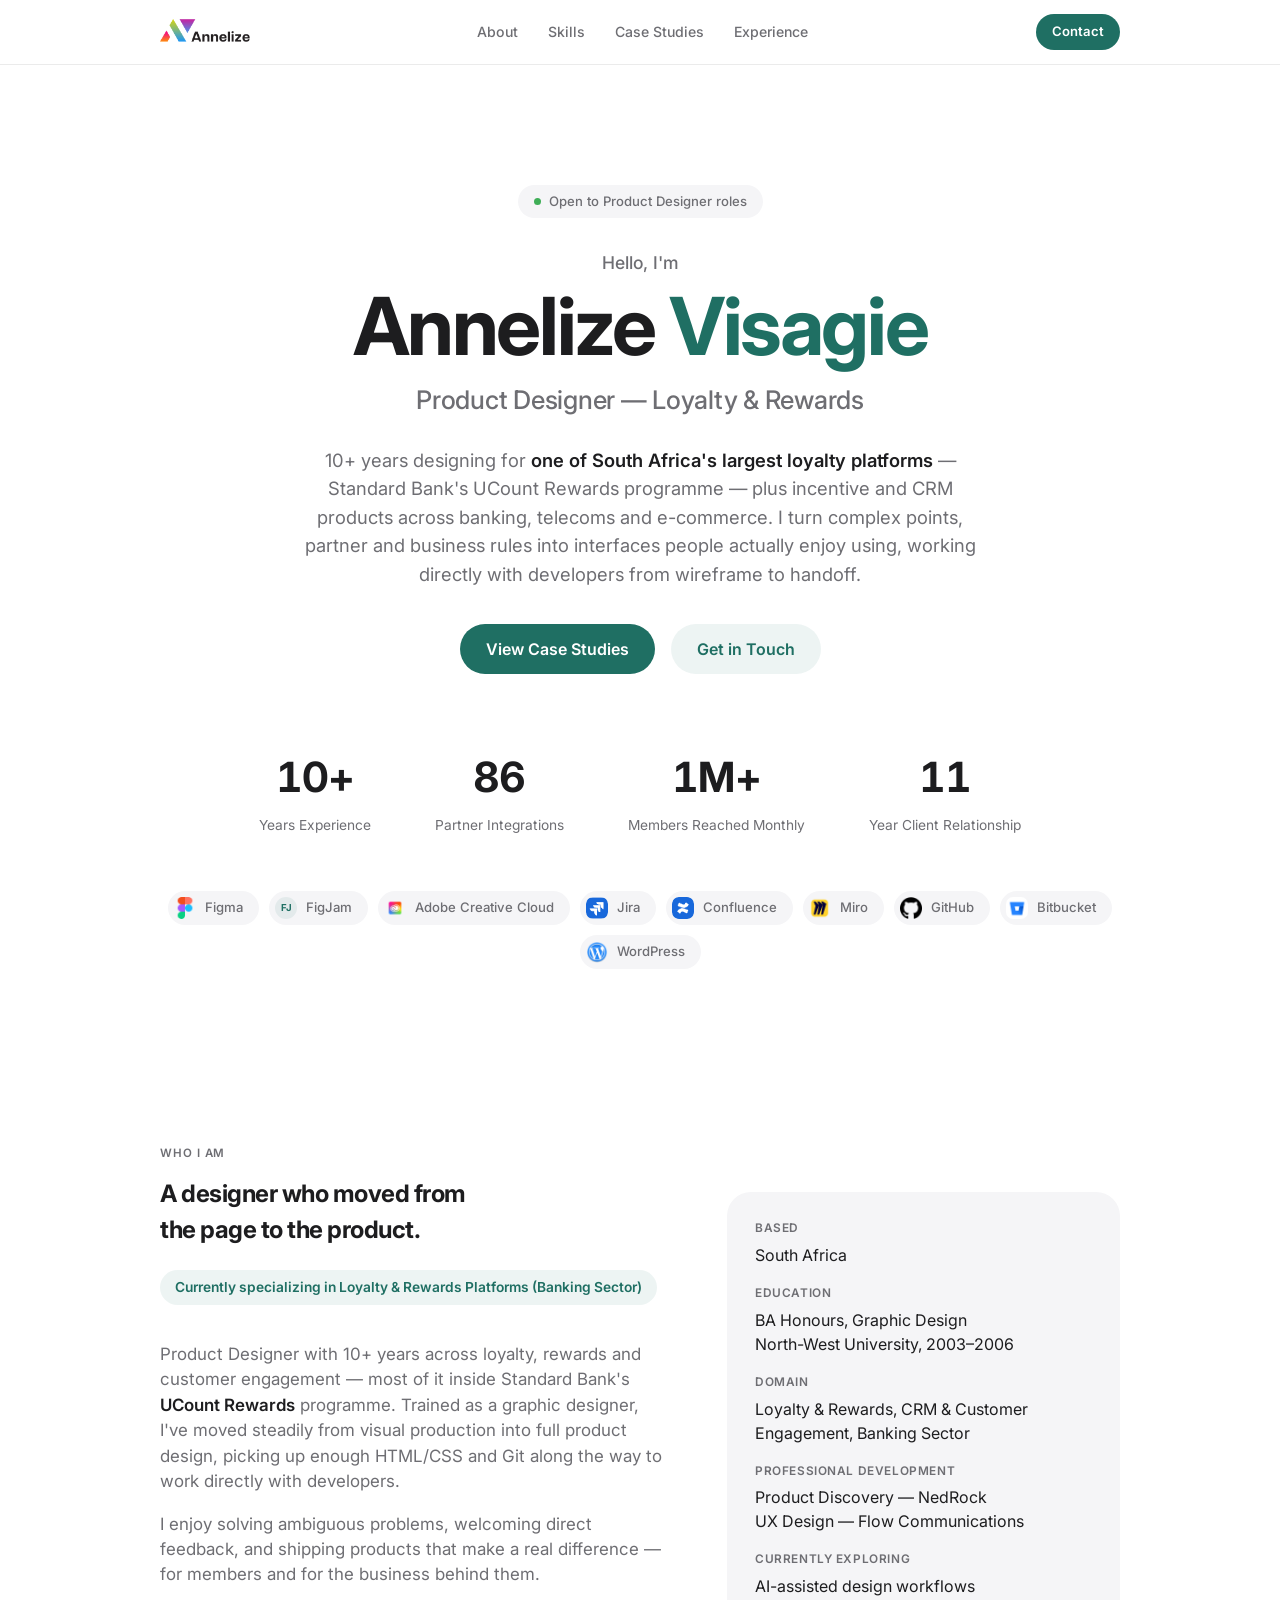
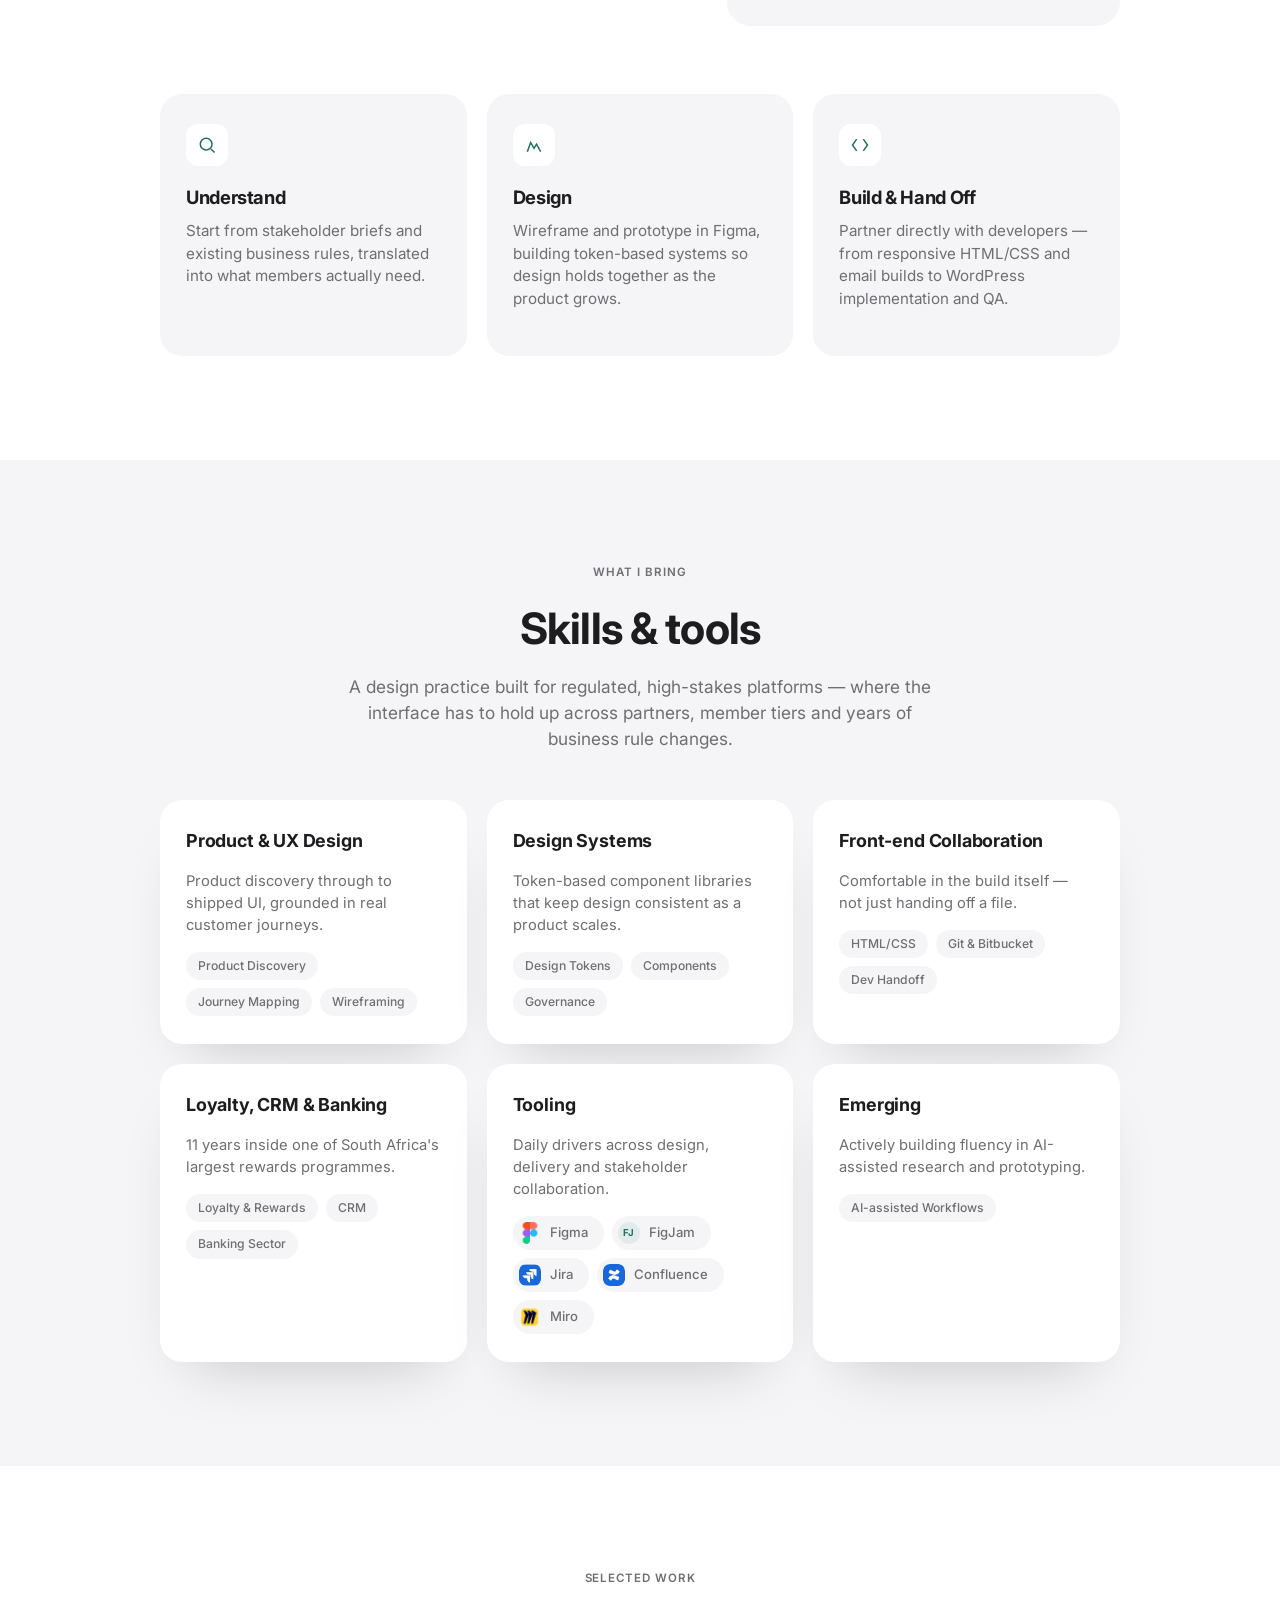
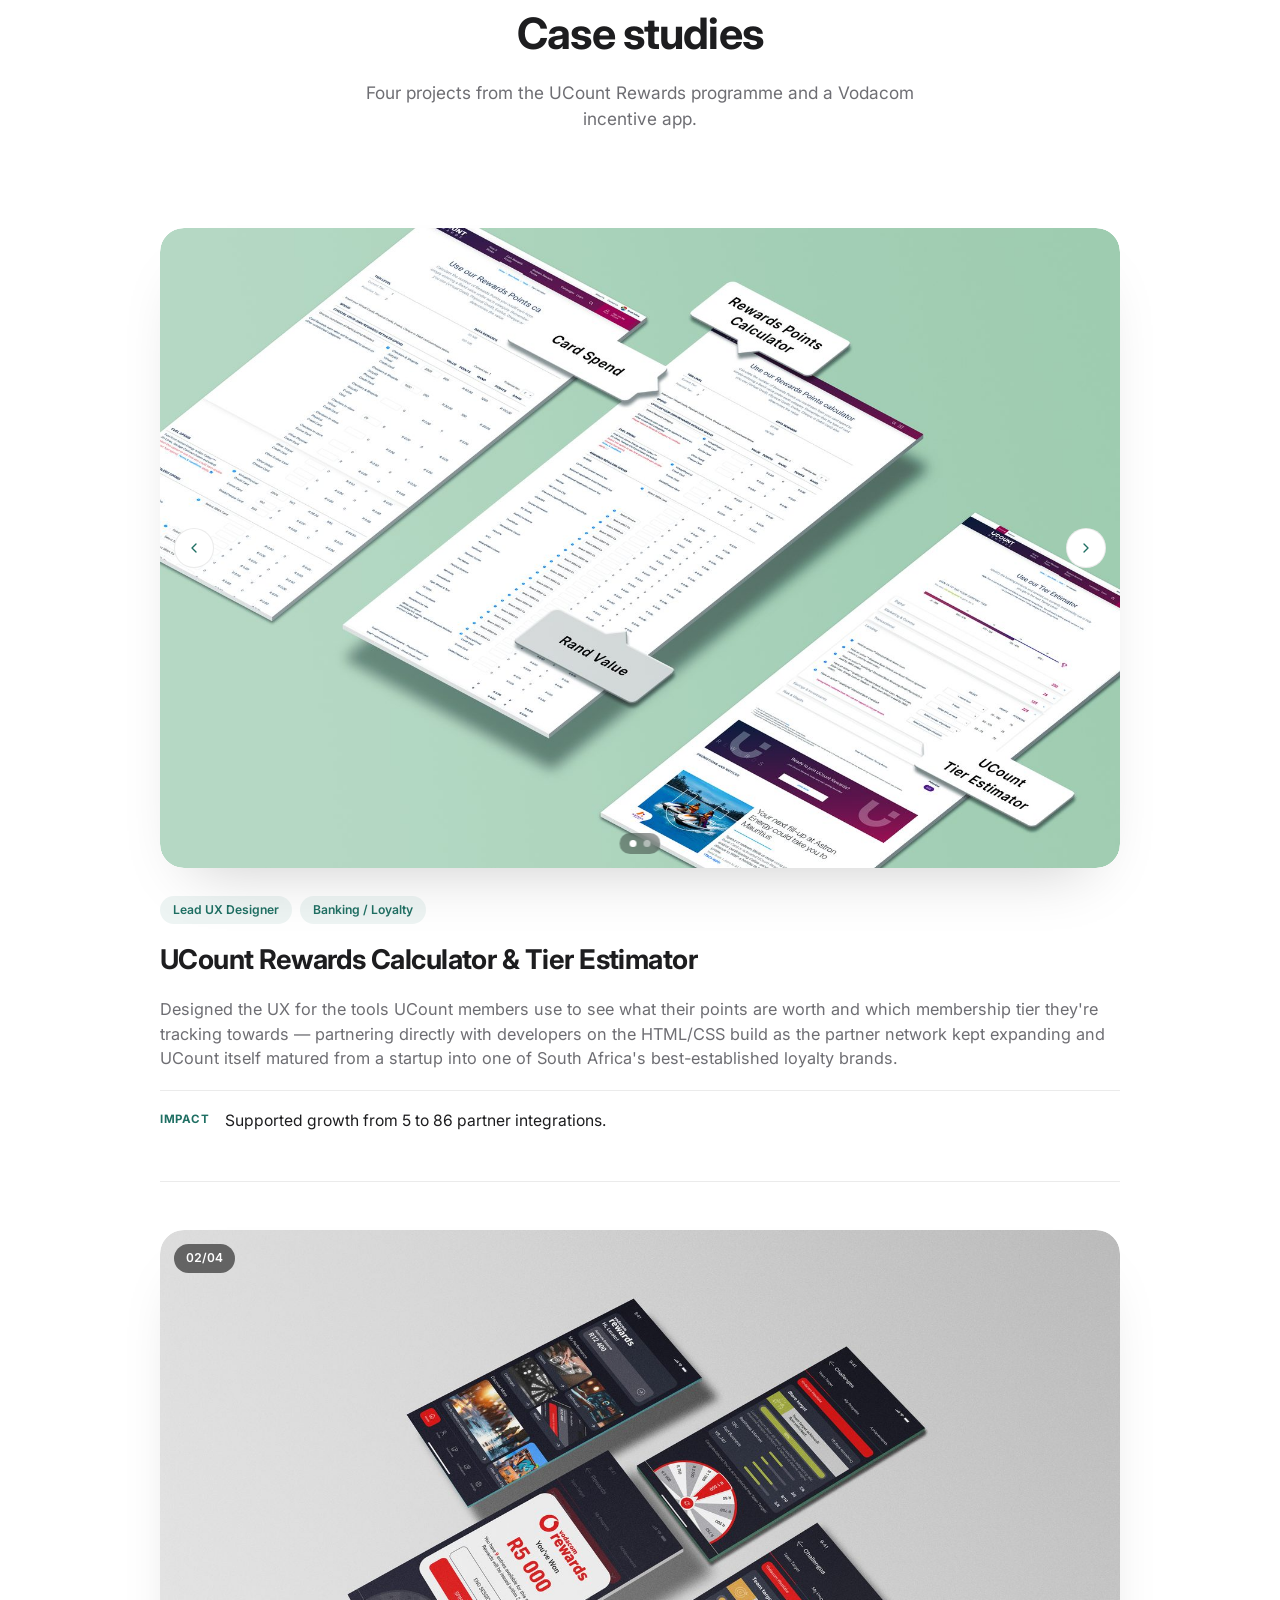
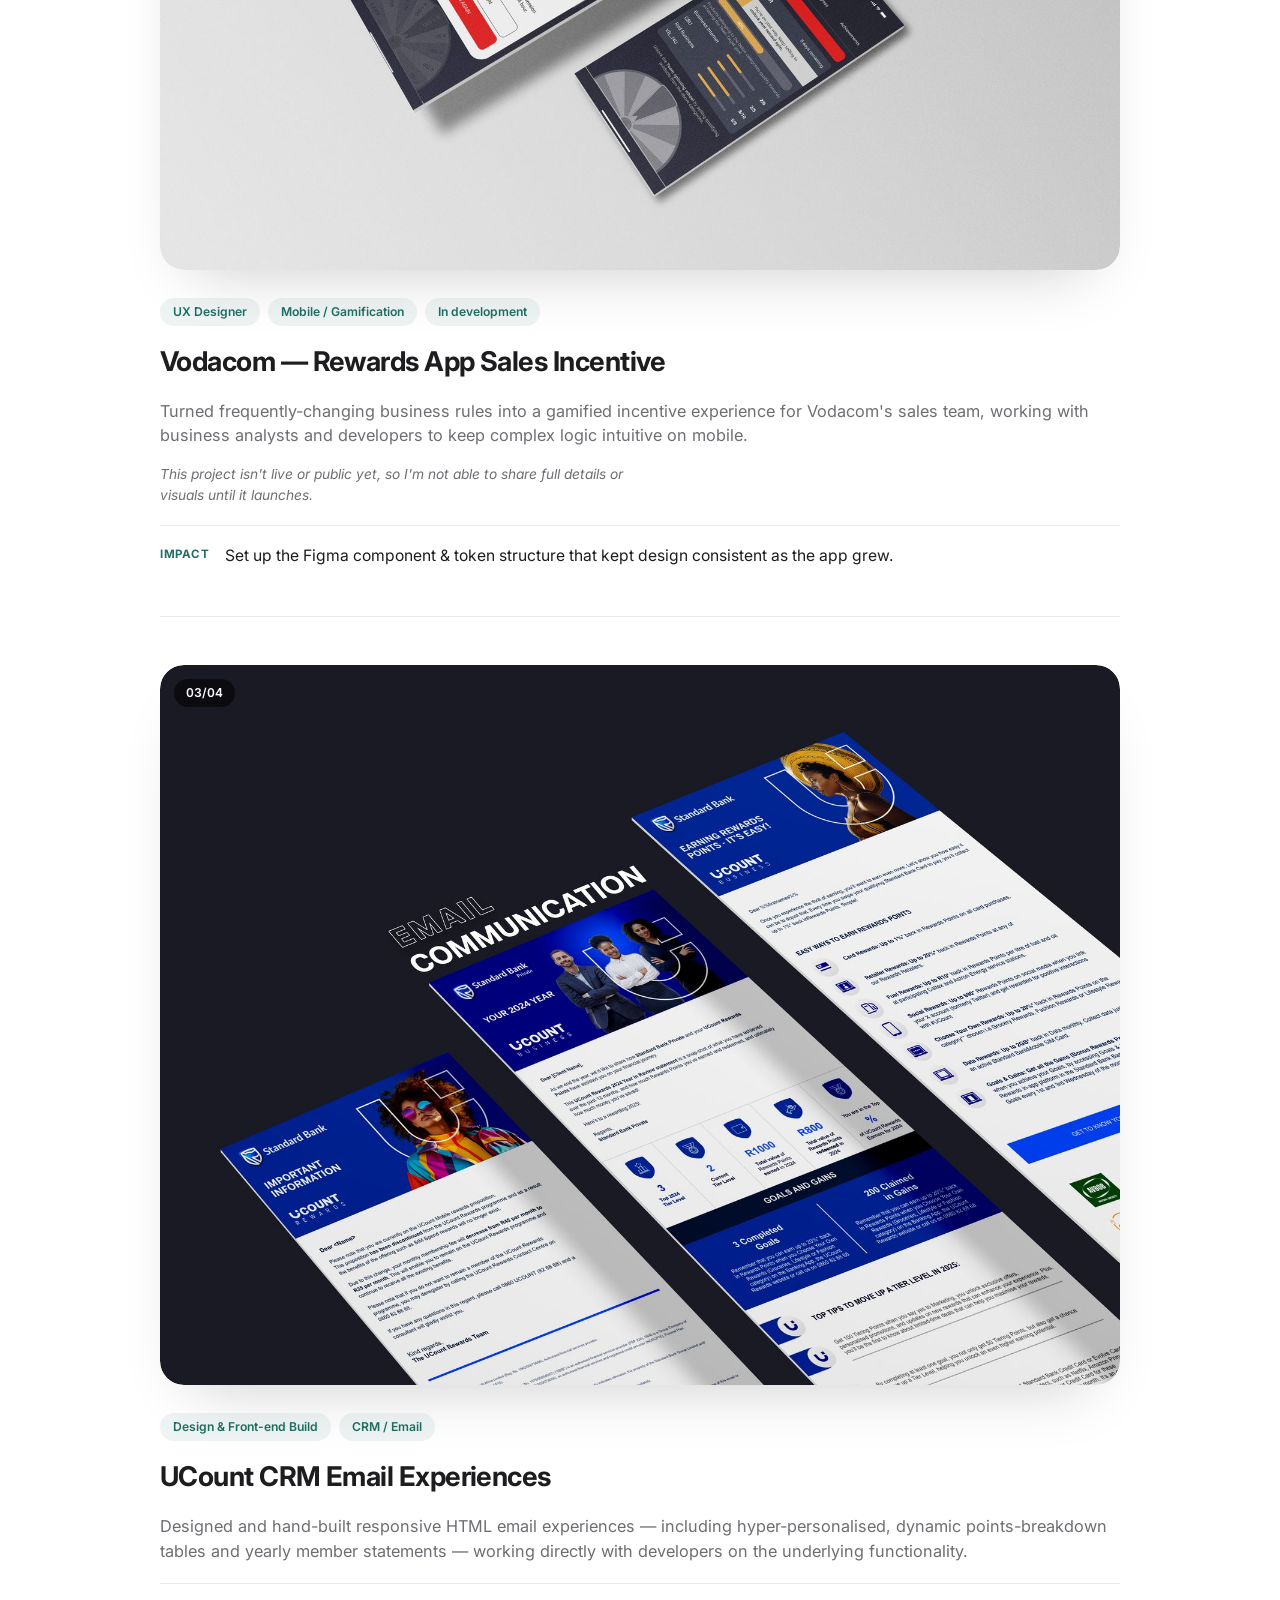
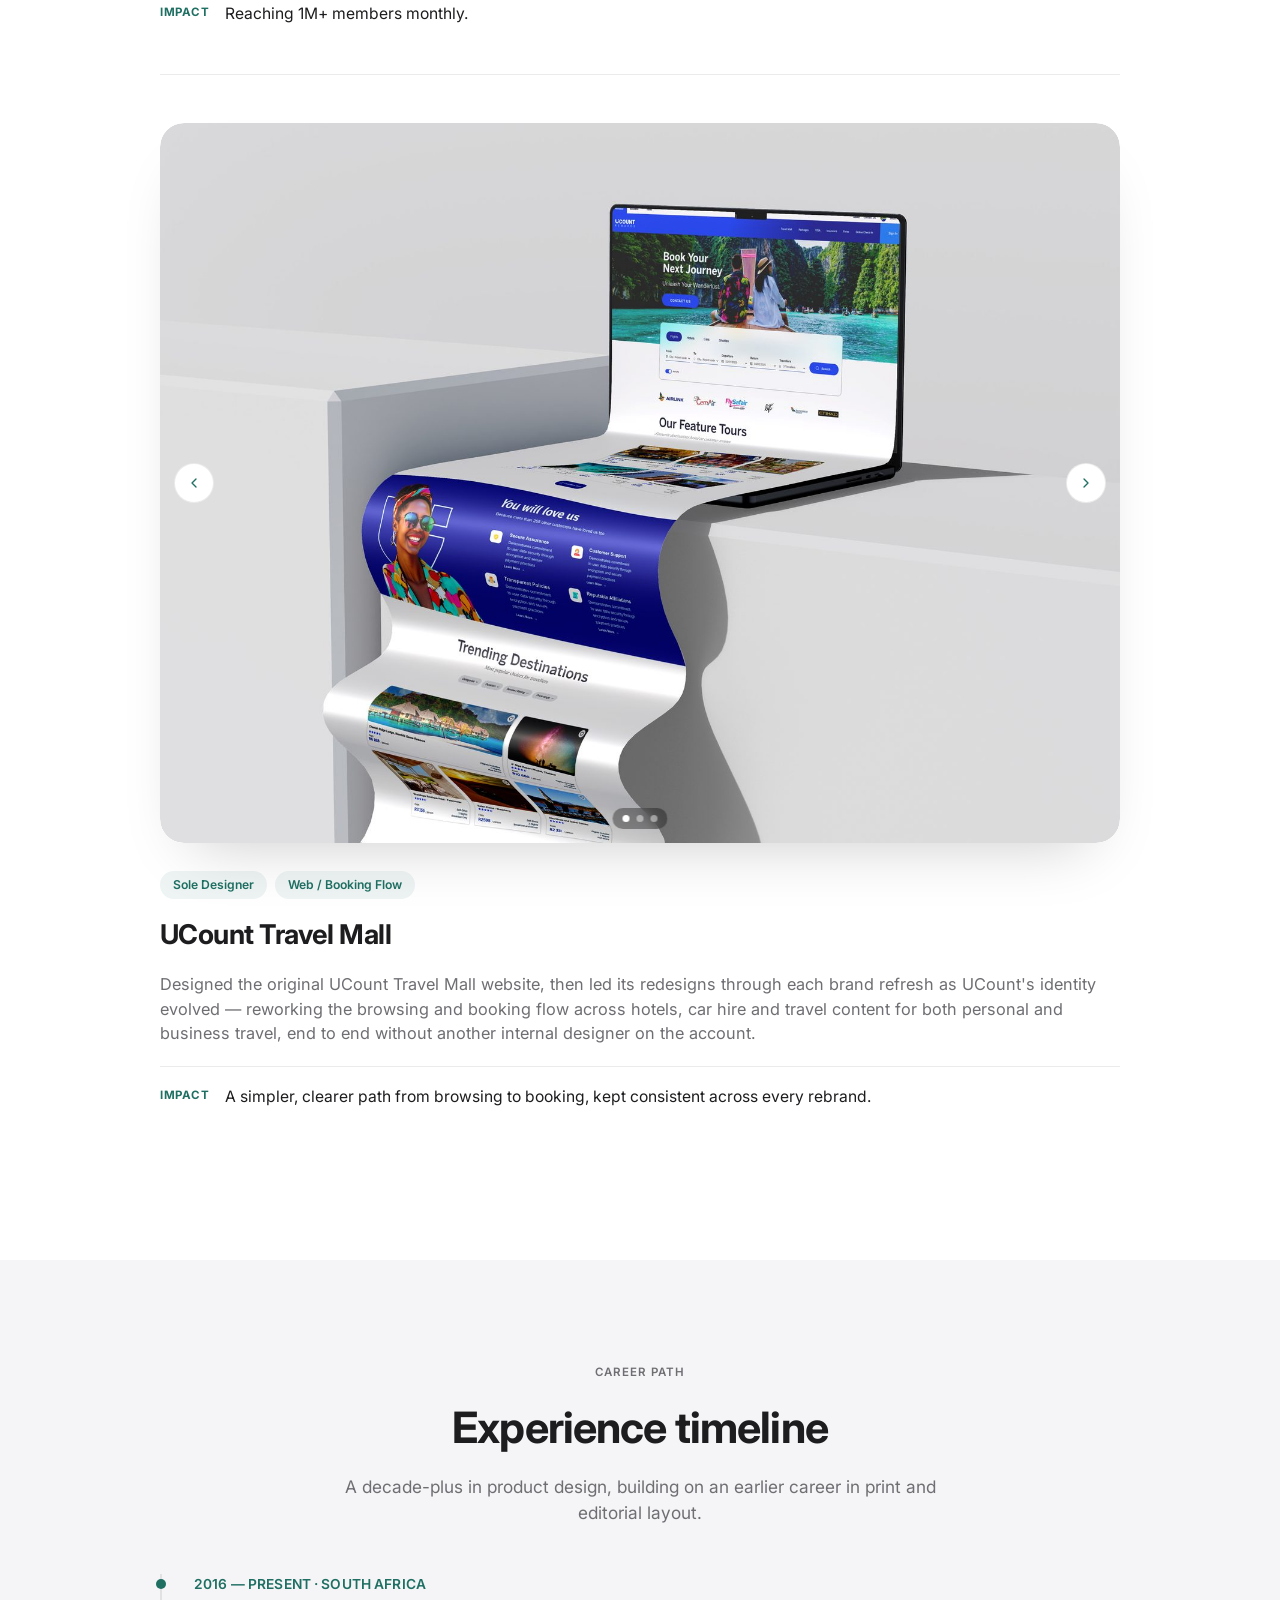
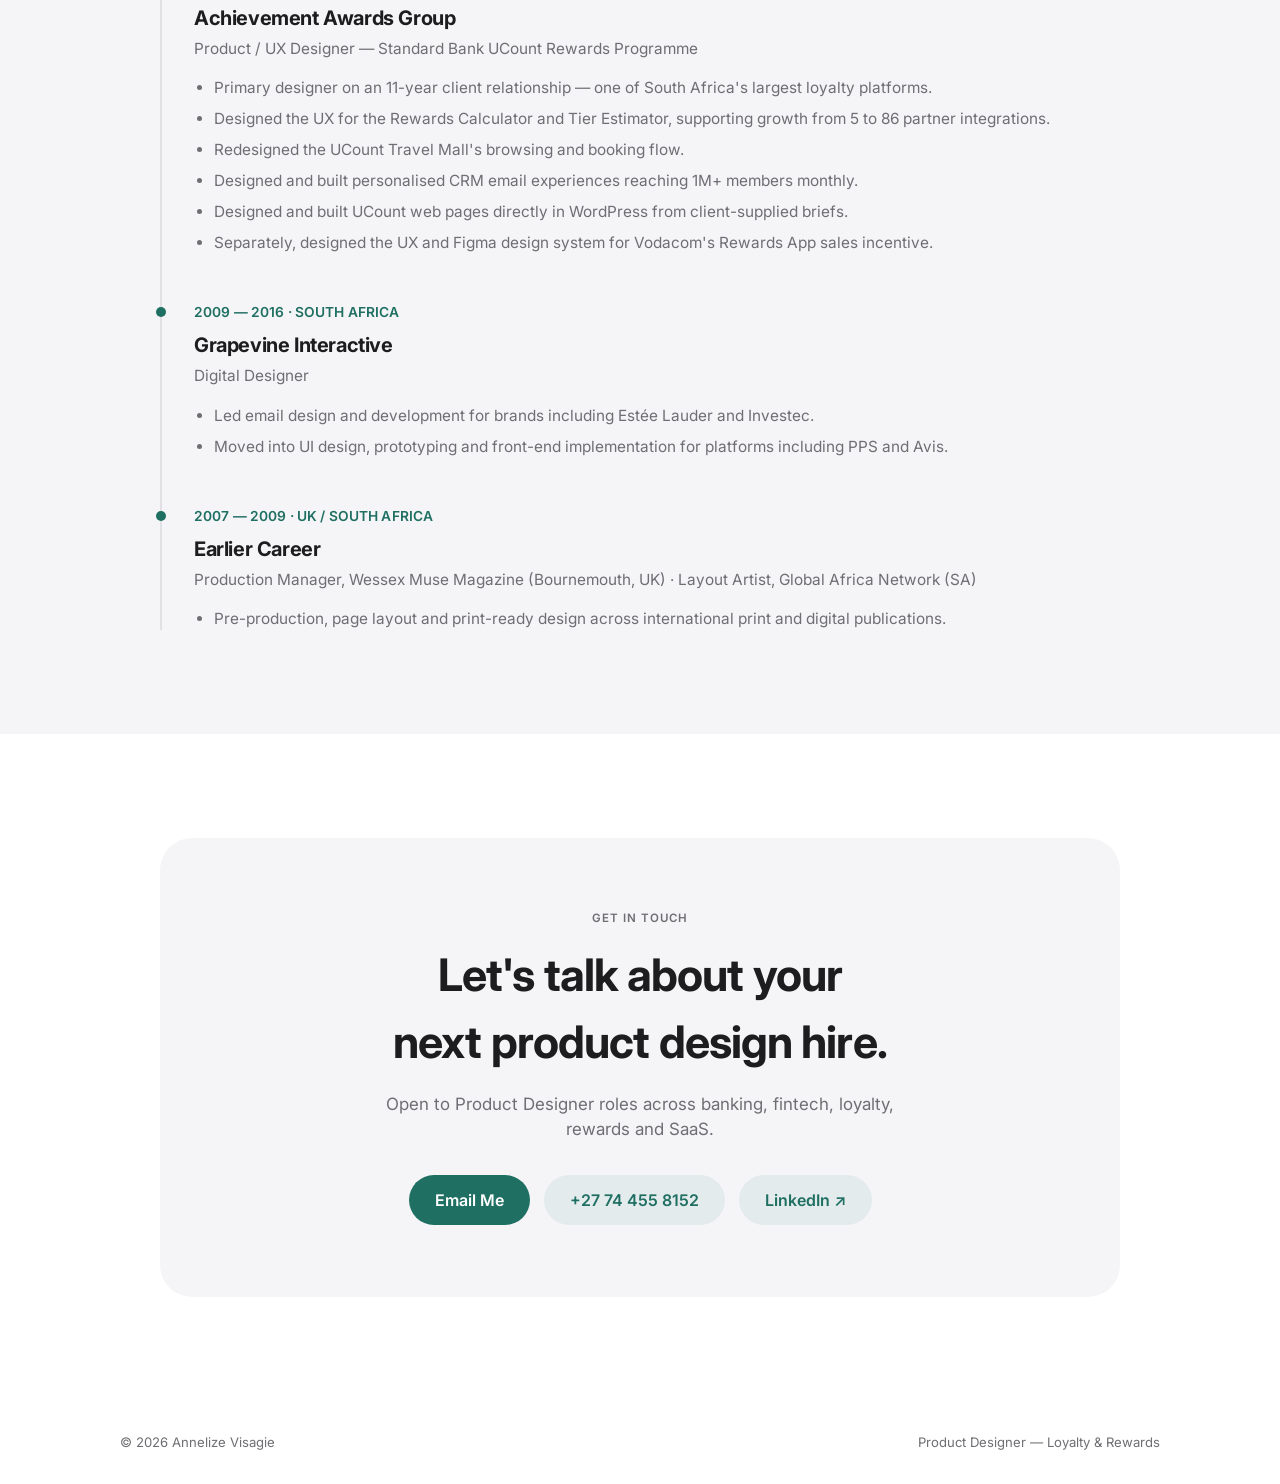
<file: index.html>
<!DOCTYPE html>
<html lang="en">
<head>
<meta charset="utf-8">
<meta name="viewport" content="width=device-width, initial-scale=1, viewport-fit=cover">
<title>Annelize Visagie — Product Designer, Loyalty &amp; Rewards</title>
<meta name="description" content="Annelize Visagie — Product Designer specialising in loyalty & rewards platforms. 10+ years designing for Standard Bank's UCount Rewards programme, plus CRM and incentive products.">
<meta name="author" content="Annelize Visagie">
<meta name="theme-color" content="#1f6f63">
<meta property="og:type" content="website">
<meta property="og:title" content="Annelize Visagie — Product Designer, Loyalty &amp; Rewards">
<meta property="og:description" content="Annelize Visagie — Product Designer specialising in loyalty & rewards platforms. 10+ years designing for Standard Bank's UCount Rewards programme, plus CRM and incentive products.">
<meta name="twitter:card" content="summary">
<link rel="icon" href="favicon.svg" type="image/svg+xml">
<link rel="preconnect" href="https://fonts.googleapis.com">
<link rel="preconnect" href="https://fonts.gstatic.com" crossorigin>
<link href="https://fonts.googleapis.com/css2?family=Inter:wght@400;500;600;700;800&amp;display=swap" rel="stylesheet">
<script>
  /* Follow the visitor's light/dark preference before first paint */
  (function(){try{if(window.matchMedia&&window.matchMedia('(prefers-color-scheme: dark)').matches){document.documentElement.setAttribute('data-theme','dark');}}catch(e){}})();
</script>
<link rel="stylesheet" href="css/styles.css">
</head>
<body>
<nav>
  <div class="navrow">
    <div class="brand">
      <img width="609" height="176" class="logo-img logo-light" src="images/logo-light.png" alt="Annelize Visagie">
      <img width="609" height="176" class="logo-img logo-dark" src="images/logo-dark.png" alt="Annelize Visagie">
    </div>
    <ul class="navlinks">
      <li><a href="#about">About</a></li>
      <li><a href="#skills">Skills</a></li>
      <li><a href="#projects">Case Studies</a></li>
      <li><a href="#experience">Experience</a></li>
    </ul>
    <a class="navcta" href="#contact">Contact</a>
    <button class="menubtn" id="menubtn" aria-label="Toggle menu" aria-expanded="false">
      <svg viewBox="0 0 24 24" fill="none" stroke="currentColor" stroke-width="1.8"><path d="M3 6h18M3 12h18M3 18h18"/></svg>
    </button>
  </div>
  <div class="mobilemenu" id="mobilemenu" hidden>
    <a href="#about">About</a>
    <a href="#skills">Skills</a>
    <a href="#projects">Case Studies</a>
    <a href="#experience">Experience</a>
    <a class="cta" href="#contact">Contact</a>
  </div>
</nav>

<header id="home">
  <div class="wrap hero-anim">
    <div class="pill"><i></i>Open to Product Designer roles</div>
    <div class="hello">Hello, I'm</div>
    <h1 class="name">Annelize <em>Visagie</em></h1>
    <p class="role">Product Designer — Loyalty &amp; Rewards</p>
    <p class="lede">10+ years designing for <strong>one of South Africa's largest loyalty platforms</strong> — Standard Bank's UCount Rewards programme — plus incentive and CRM products across banking, telecoms and e-commerce. I turn complex points, partner and business rules into interfaces people actually enjoy using, working directly with developers from wireframe to handoff.</p>
    <div class="cta-row">
      <a class="btn primary" href="#projects">View Case Studies</a>
      <a class="btn ghost" href="#contact">Get in Touch</a>
    </div>

    <div class="stats-row">
      <div class="stat"><b class="tabnum" data-count="10" data-suffix="+">0</b><span>Years Experience</span></div>
      <div class="stat"><b class="tabnum" data-count="86" data-suffix="">0</b><span>Partner Integrations</span></div>
      <div class="stat"><b class="tabnum" data-count="1" data-suffix="M+">0</b><span>Members Reached Monthly</span></div>
      <div class="stat"><b class="tabnum" data-count="11" data-suffix="">0</b><span>Year Client Relationship</span></div>
    </div>

    <div class="tools">
      <span class="tool-chip"><i class="icon-img"><img width="96" height="96" decoding="async" src="images/icons/figma.png" alt="Figma"></i>Figma</span>
      <span class="tool-chip"><i>FJ</i>FigJam</span>
      <span class="tool-chip"><i class="icon-img"><img width="96" height="96" decoding="async" src="images/icons/adobe-creative-cloud.png" alt="Adobe Creative Cloud"></i>Adobe Creative Cloud</span>
      <span class="tool-chip"><i class="icon-img"><img width="32" height="32" decoding="async" src="images/icons/jira.png" alt="Jira"></i>Jira</span>
      <span class="tool-chip"><i class="icon-img"><img width="32" height="32" decoding="async" src="images/icons/confluence.png" alt="Confluence"></i>Confluence</span>
      <span class="tool-chip"><i class="icon-img"><img width="96" height="95" decoding="async" src="images/icons/miro.png" alt="Miro"></i>Miro</span>
      <span class="tool-chip"><i class="icon-img"><img width="96" height="96" decoding="async" src="images/icons/github.png" alt="GitHub"></i>GitHub</span>
      <span class="tool-chip"><i class="icon-img"><img width="96" height="96" decoding="async" src="images/icons/bitbucket.png" alt="Bitbucket"></i>Bitbucket</span>
      <span class="tool-chip"><i class="icon-img"><img width="96" height="96" decoding="async" src="images/icons/wordpress.png" alt="WordPress"></i>WordPress</span>
    </div>
  </div>
</header>

<section id="about">
  <div class="wrap">
    <div class="eyebrow">Who I Am</div>
    <div class="about-grid reveal">
      <div>
        <h2 style="margin-bottom:22px;">A designer who moved from the page to the product.</h2>
        <span class="specializing">Currently specializing in Loyalty &amp; Rewards Platforms (Banking Sector)</span>
        <p>Product Designer with 10+ years across loyalty, rewards and customer engagement — most of it inside Standard Bank's <strong>UCount Rewards</strong> programme. Trained as a graphic designer, I've moved steadily from visual production into full product design, picking up enough HTML/CSS and Git along the way to work directly with developers.</p>
        <p style="margin-top:16px;">I enjoy solving ambiguous problems, welcoming direct feedback, and shipping products that make a real difference — for members and for the business behind them.</p>
      </div>

      <dl class="factbox">
        <dt>Based</dt><dd>South Africa</dd>
        <dt>Education</dt><dd>BA Honours, Graphic Design<br>North-West University, 2003–2006</dd>
        <dt>Domain</dt><dd>Loyalty &amp; Rewards, CRM &amp; Customer Engagement, Banking Sector</dd>
        <dt>Professional Development</dt><dd>Product Discovery — NedRock<br>UX Design — Flow Communications</dd>
        <dt>Currently Exploring</dt><dd>AI-assisted design workflows</dd>
      </dl>
    </div>

    <div class="process reveal">
      <div class="process-step">
        <div class="stepicon"><svg viewBox="0 0 24 24" fill="none" stroke="currentColor" stroke-width="1.8"><circle cx="11" cy="11" r="7"/><path d="M21 21l-4.3-4.3"/></svg></div>
        <h3>Understand</h3>
        <p>Start from stakeholder briefs and existing business rules, translated into what members actually need.</p>
      </div>
      <div class="process-step">
        <div class="stepicon"><svg viewBox="0 0 24 24" fill="none" stroke="currentColor" stroke-width="1.8"><path d="M4 20l4-11 4 7 3-5 5 9"/></svg></div>
        <h3>Design</h3>
        <p>Wireframe and prototype in Figma, building token-based systems so design holds together as the product grows.</p>
      </div>
      <div class="process-step">
        <div class="stepicon"><svg viewBox="0 0 24 24" fill="none" stroke="currentColor" stroke-width="1.8"><path d="M8 5l-5 7 5 7M16 5l5 7-5 7"/></svg></div>
        <h3>Build &amp; Hand Off</h3>
        <p>Partner directly with developers — from responsive HTML/CSS and email builds to WordPress implementation and QA.</p>
      </div>
    </div>
  </div>
</section>

<section id="skills" class="bandalt">
  <div class="wrap">
    <div class="sechead center reveal">
      <div class="eyebrow" style="justify-content:center;">What I Bring</div>
      <h2>Skills &amp; tools</h2>
      <p>A design practice built for regulated, high-stakes platforms — where the interface has to hold up across partners, member tiers and years of business rule changes.</p>
    </div>
    <div class="skills-grid reveal">
      <div class="skill">
        <h3>Product &amp; UX Design</h3>
        <p>Product discovery through to shipped UI, grounded in real customer journeys.</p>
        <div class="tagrow"><span class="tag">Product Discovery</span><span class="tag">Journey Mapping</span><span class="tag">Wireframing</span></div>
      </div>
      <div class="skill">
        <h3>Design Systems</h3>
        <p>Token-based component libraries that keep design consistent as a product scales.</p>
        <div class="tagrow"><span class="tag">Design Tokens</span><span class="tag">Components</span><span class="tag">Governance</span></div>
      </div>
      <div class="skill">
        <h3>Front-end Collaboration</h3>
        <p>Comfortable in the build itself — not just handing off a file.</p>
        <div class="tagrow"><span class="tag">HTML/CSS</span><span class="tag">Git &amp; Bitbucket</span><span class="tag">Dev Handoff</span></div>
      </div>
      <div class="skill">
        <h3>Loyalty, CRM &amp; Banking</h3>
        <p>11 years inside one of South Africa's largest rewards programmes.</p>
        <div class="tagrow"><span class="tag">Loyalty &amp; Rewards</span><span class="tag">CRM</span><span class="tag">Banking Sector</span></div>
      </div>
      <div class="skill">
        <h3>Tooling</h3>
        <p>Daily drivers across design, delivery and stakeholder collaboration.</p>
        <div class="tagrow">
          <span class="tool-chip"><i class="icon-img"><img width="96" height="96" decoding="async" src="images/icons/figma.png" alt="Figma"></i>Figma</span>
          <span class="tool-chip"><i>FJ</i>FigJam</span>
          <span class="tool-chip"><i class="icon-img"><img width="32" height="32" decoding="async" src="images/icons/jira.png" alt="Jira"></i>Jira</span>
          <span class="tool-chip"><i class="icon-img"><img width="32" height="32" decoding="async" src="images/icons/confluence.png" alt="Confluence"></i>Confluence</span>
          <span class="tool-chip"><i class="icon-img"><img width="96" height="95" decoding="async" src="images/icons/miro.png" alt="Miro"></i>Miro</span>
        </div>
      </div>
      <div class="skill">
        <h3>Emerging</h3>
        <p>Actively building fluency in AI-assisted research and prototyping.</p>
        <div class="tagrow"><span class="tag">AI-assisted Workflows</span></div>
      </div>
    </div>
  </div>
</section>

<section id="projects">
  <div class="wrap">
    <div class="sechead center reveal">
      <div class="eyebrow" style="justify-content:center;">Selected Work</div>
      <h2>Case studies</h2>
      <p>Four projects from the UCount Rewards programme and a Vodacom incentive app.</p>
    </div>

    <div class="project featured reveal">
      <div class="plate">
        <span class="pnum tabnum">01/04</span>
        <div class="slider" style="aspect-ratio:1600/1066">
          <div class="slider-track">
            <img width="1600" height="1066" decoding="async" src="images/projects/rewards-calculator.jpg" alt="UCount Rewards Points Calculator and Tier Estimator screens, showing card spend, rand value and points entry">
            <img width="1600" height="1200" decoding="async" src="images/projects/tier-estimator.jpg" alt="UCount Rewards Calculator and Tier Estimator tool screens showing tiering progress, spend categories and points breakdown">
          </div>
          <button class="slider-arrow prev" aria-label="Previous image" type="button"><svg viewBox="0 0 24 24" fill="none" stroke="currentColor" stroke-width="2" stroke-linecap="round" stroke-linejoin="round"><path d="M15 18l-6-6 6-6"/></svg></button>
          <button class="slider-arrow next" aria-label="Next image" type="button"><svg viewBox="0 0 24 24" fill="none" stroke="currentColor" stroke-width="2" stroke-linecap="round" stroke-linejoin="round"><path d="M9 18l6-6-6-6"/></svg></button>
          <div class="slider-dots">
            <button class="slider-dot" aria-label="Slide 1" type="button"></button>
            <button class="slider-dot" aria-label="Slide 2" type="button"></button>
          </div>
        </div>
      </div>
      <div>
        <div class="ptags"><span class="ptag">Lead UX Designer</span><span class="ptag">Banking / Loyalty</span></div>
        <h3>UCount Rewards Calculator &amp; Tier Estimator</h3>
        <p class="desc">Designed the UX for the tools UCount members use to see what their points are worth and which membership tier they're tracking towards — partnering directly with developers on the HTML/CSS build as the partner network kept expanding and UCount itself matured from a startup into one of South Africa's best-established loyalty brands.</p>
        <div class="impact"><b>Impact</b><span>Supported growth from 5 to 86 partner integrations.</span></div>
      </div>
    </div>

    <div class="project featured reveal">
      <div class="plate">
        <span class="pnum tabnum">02/04</span>
        <img width="1600" height="1066" loading="lazy" decoding="async" src="images/projects/vodacom-rewards-app.jpg" alt="Vodacom Rewards App screens, showing the rewards dashboard, spin-to-win wheel, team target and challenges">
      </div>
      <div>
        <div class="ptags"><span class="ptag">UX Designer</span><span class="ptag">Mobile / Gamification</span><span class="ptag">In development</span></div>
        <h3>Vodacom — Rewards App Sales Incentive</h3>
        <p class="desc">Turned frequently-changing business rules into a gamified incentive experience for Vodacom's sales team, working with business analysts and developers to keep complex logic intuitive on mobile.</p>
        <p class="disclaimer">This project isn't live or public yet, so I'm not able to share full details or visuals until it launches.</p>
        <div class="impact"><b>Impact</b><span>Set up the Figma component &amp; token structure that kept design consistent as the app grew.</span></div>
      </div>
    </div>

    <div class="project featured reveal">
      <div class="plate">
        <span class="pnum tabnum">03/04</span>
        <img width="1600" height="1200" loading="lazy" decoding="async" src="images/projects/crm-emails.jpg" alt="UCount CRM email templates showing year-in-review stats, tiering progress and rewards earning tips">
      </div>
      <div>
        <div class="ptags"><span class="ptag">Design &amp; Front-end Build</span><span class="ptag">CRM / Email</span></div>
        <h3>UCount CRM Email Experiences</h3>
        <p class="desc">Designed and hand-built responsive HTML email experiences — including hyper-personalised, dynamic points-breakdown tables and yearly member statements — working directly with developers on the underlying functionality.</p>
        <div class="impact"><b>Impact</b><span>Reaching 1M+ members monthly.</span></div>
      </div>
    </div>

    <div class="project featured reveal">
      <div class="plate">
        <span class="pnum tabnum">04/04</span>
        <div class="slider" style="aspect-ratio:1600/1200">
          <div class="slider-track">
            <img width="1600" height="1200" decoding="async" src="images/projects/travel-mall-1-homepage.jpg" alt="UCount Travel Mall homepage, showing the flight/hotel/car/shuttle search, feature tours and trending destinations">
            <img width="1600" height="1200" decoding="async" src="images/projects/travel-mall-2-packages.jpg" alt="UCount Travel Mall package detail and travel packages browsing pages, shown in desktop browser mockups">
            <img width="1600" height="1200" decoding="async" src="images/projects/travel-mall-3-overview.jpg" alt="UCount Travel Mall homepage, search results, trending destinations and feature tours sections">
          </div>
          <button class="slider-arrow prev" aria-label="Previous image" type="button"><svg viewBox="0 0 24 24" fill="none" stroke="currentColor" stroke-width="2" stroke-linecap="round" stroke-linejoin="round"><path d="M15 18l-6-6 6-6"/></svg></button>
          <button class="slider-arrow next" aria-label="Next image" type="button"><svg viewBox="0 0 24 24" fill="none" stroke="currentColor" stroke-width="2" stroke-linecap="round" stroke-linejoin="round"><path d="M9 18l6-6-6-6"/></svg></button>
          <div class="slider-dots">
            <button class="slider-dot" aria-label="Slide 1" type="button"></button>
            <button class="slider-dot" aria-label="Slide 2" type="button"></button>
            <button class="slider-dot" aria-label="Slide 3" type="button"></button>
          </div>
        </div>
      </div>
      <div>
        <div class="ptags"><span class="ptag">Sole Designer</span><span class="ptag">Web / Booking Flow</span></div>
        <h3>UCount Travel Mall</h3>
        <p class="desc">Designed the original UCount Travel Mall website, then led its redesigns through each brand refresh as UCount's identity evolved — reworking the browsing and booking flow across hotels, car hire and travel content for both personal and business travel, end to end without another internal designer on the account.</p>
        <div class="impact"><b>Impact</b><span>A simpler, clearer path from browsing to booking, kept consistent across every rebrand.</span></div>
      </div>
    </div>
  </div>
</section>

<section id="experience" class="bandalt">
  <div class="wrap">
    <div class="sechead center reveal">
      <div class="eyebrow" style="justify-content:center;">Career Path</div>
      <h2>Experience timeline</h2>
      <p>A decade-plus in product design, building on an earlier career in print and editorial layout.</p>
    </div>

    <div class="timeline">
      <div class="tlitem reveal">
        <div class="tlmeta">2016 — PRESENT · SOUTH AFRICA</div>
        <h3>Achievement Awards Group</h3>
        <div class="tlrole">Product / UX Designer — Standard Bank UCount Rewards Programme</div>
        <ul>
          <li>Primary designer on an 11-year client relationship — one of South Africa's largest loyalty platforms.</li>
          <li>Designed the UX for the Rewards Calculator and Tier Estimator, supporting growth from 5 to 86 partner integrations.</li>
          <li>Redesigned the UCount Travel Mall's browsing and booking flow.</li>
          <li>Designed and built personalised CRM email experiences reaching 1M+ members monthly.</li>
          <li>Designed and built UCount web pages directly in WordPress from client-supplied briefs.</li>
          <li>Separately, designed the UX and Figma design system for Vodacom's Rewards App sales incentive.</li>
        </ul>
      </div>
      <div class="tlitem reveal">
        <div class="tlmeta">2009 — 2016 · SOUTH AFRICA</div>
        <h3>Grapevine Interactive</h3>
        <div class="tlrole">Digital Designer</div>
        <ul>
          <li>Led email design and development for brands including Estée Lauder and Investec.</li>
          <li>Moved into UI design, prototyping and front-end implementation for platforms including PPS and Avis.</li>
        </ul>
      </div>
      <div class="tlitem reveal">
        <div class="tlmeta">2007 — 2009 · UK / SOUTH AFRICA</div>
        <h3>Earlier Career</h3>
        <div class="tlrole">Production Manager, Wessex Muse Magazine (Bournemouth, UK) · Layout Artist, Global Africa Network (SA)</div>
        <ul>
          <li>Pre-production, page layout and print-ready design across international print and digital publications.</li>
        </ul>
      </div>
    </div>
  </div>
</section>

<section id="contact">
  <div class="wrap">
    <div class="contact-box reveal">
      <div class="eyebrow" style="justify-content:center;">Get In Touch</div>
      <h2>Let's talk about your next product design hire.</h2>
      <p>Open to Product Designer roles across banking, fintech, loyalty, rewards and SaaS.</p>
      <div class="contact-cta">
        <a class="btn primary" href="mailto:visagie.annelize@gmail.com">Email Me</a>
        <a class="btn ghost" href="tel:+27744558152">+27 74 455 8152</a>
        <a class="btn ghost" href="https://linkedin.com/in/annelizevisagie" target="_blank" rel="noopener">LinkedIn ↗</a>
      </div>
    </div>
  </div>
</section>

<footer>
  <div class="footrow">
    <span>© 2026 Annelize Visagie</span>
    <span>Product Designer — Loyalty &amp; Rewards</span>
  </div>
</footer>

<script src="js/main.js" defer></script>
</body>
</html>
</file>
<file: css/styles.css>
/* Annelize Visagie — portfolio styles */
html{-webkit-text-size-adjust:100%;}
body{margin:0;padding:0;}
[hidden]{display:none!important;}
:root{
    --bg:#ffffff;
    --bg-alt:#f5f5f7;
    --surface:#ffffff;
    --text:#1d1d1f;
    --text-muted:#6e6e73;
    --accent:#1f6f63;
    --accent-text:#ffffff;
    --accent-soft:rgba(31,111,99,.08);
    --border:rgba(0,0,0,.08);
    --shadow:0 30px 60px -32px rgba(0,0,0,.22);
    --font:-apple-system,BlinkMacSystemFont,"SF Pro Display","Inter",'Segoe UI',Roboto,Helvetica,Arial,sans-serif;
  }
  :root[data-theme="dark"]{
    --bg:#000000;
    --bg-alt:#1d1d1f;
    --surface:#1d1d1f;
    --text:#f5f5f7;
    --text-muted:#86868b;
    --accent:#33b7a3;
    --accent-text:#08211d;
    --accent-soft:rgba(51,183,163,.16);
    --border:rgba(255,255,255,.13);
    --shadow:0 30px 60px -28px rgba(0,0,0,.7);
  }

  *{box-sizing:border-box;}
  html{scroll-behavior:smooth;}
  @media (prefers-reduced-motion: reduce){
    *,*::before,*::after{animation-duration:.001ms!important;animation-iteration-count:1!important;transition-duration:.001ms!important;scroll-behavior:auto!important;}
  }
  @keyframes riseIn{from{opacity:0;transform:translateY(16px);}to{opacity:1;transform:translateY(0);}}
  .hero-anim > *{animation:riseIn .7s cubic-bezier(.2,.7,.3,1) both;}
  .hero-anim > *:nth-child(1){animation-delay:.02s;}
  .hero-anim > *:nth-child(2){animation-delay:.08s;}
  .hero-anim > *:nth-child(3){animation-delay:.14s;}
  .hero-anim > *:nth-child(4){animation-delay:.2s;}
  .hero-anim > *:nth-child(5){animation-delay:.26s;}
  .hero-anim > *:nth-child(6){animation-delay:.32s;}
  .hero-anim > *:nth-child(7){animation-delay:.4s;}
  .hero-anim > *:nth-child(8){animation-delay:.48s;}
  .hero-anim > *:nth-child(9){animation-delay:.56s;}
  .reveal{transition:opacity .6s cubic-bezier(.2,.7,.3,1),transform .6s cubic-bezier(.2,.7,.3,1);}
  .reveal.pre{opacity:0;transform:translateY(18px);}
  .reveal.in-view{opacity:1;transform:translateY(0);}
  nav.scrolled{box-shadow:0 1px 0 var(--border),0 12px 24px -18px rgba(0,0,0,.25);}
  body{
    background:var(--bg);
    color:var(--text);
    font-family:var(--font);
    line-height:1.5;
    -webkit-font-smoothing:antialiased;
  }
  img,svg{max-width:100%;}
  a{color:inherit;}
  .wrap{max-width:1040px;margin-inline:auto;padding-inline:clamp(20px,5vw,40px);}
  h1,h2,h3{font-weight:700;letter-spacing:-.02em;text-wrap:balance;margin:0;}
  .eyebrow{
    font-size:.8rem;font-weight:600;letter-spacing:.02em;
    color:var(--text-muted);margin-bottom:14px;text-transform:uppercase;font-size:.72rem;letter-spacing:.08em;
  }
  .tabnum{font-variant-numeric:tabular-nums;}
  ::selection{background:var(--accent-soft);}

  /* NAV */
  nav{
    position:sticky;top:env(safe-area-inset-top,0px);z-index:40;
    background:color-mix(in srgb, var(--bg) 72%, transparent);
    backdrop-filter:saturate(180%) blur(20px);
    border-bottom:1px solid var(--border);
  }
  .navrow{max-width:1040px;margin-inline:auto;padding:14px clamp(20px,5vw,40px);display:flex;align-items:center;justify-content:space-between;gap:16px;}
  .brand{display:flex;align-items:center;gap:10px;font-weight:700;font-size:1rem;letter-spacing:-.01em;}
  .logo-img{height:26px;width:auto;display:block;}
  .logo-dark{display:none;}
  :root[data-theme="dark"] .logo-light{display:none;}
  :root[data-theme="dark"] .logo-dark{display:block;}
  .navlinks{display:flex;gap:30px;list-style:none;margin:0;padding:0;font-size:.88rem;}
  .navlinks a{text-decoration:none;color:var(--text-muted);transition:color .15s;font-weight:500;position:relative;padding-bottom:3px;}
  .navlinks a::after{
    content:"";position:absolute;left:0;right:100%;bottom:0;height:1.5px;background:var(--accent);
    transition:right .22s ease;
  }
  .navlinks a:hover,.navlinks a:focus-visible{color:var(--text);}
  .navlinks a:hover::after,.navlinks a:focus-visible::after{right:0;}
  .navcta{
    font-size:.82rem;font-weight:600;text-decoration:none;color:var(--accent-text);
    background:var(--accent);padding:8px 16px;border-radius:980px;transition:opacity .15s;
    white-space:nowrap;
  }
  .navcta:hover{opacity:.85;}
  .menubtn{display:none;background:none;border:none;color:var(--text);width:36px;height:36px;align-items:center;justify-content:center;cursor:pointer;}
  .menubtn svg{width:20px;height:20px;}
  .mobilemenu{display:none;}
  @media (max-width:720px){
    .navlinks,.navcta{display:none;}
    .menubtn{display:flex;}
    .mobilemenu:not([hidden]){
      display:flex;flex-direction:column;gap:2px;
      border-top:1px solid var(--border);background:var(--bg);
    }
    .mobilemenu a{
      padding:16px clamp(20px,5vw,40px);text-decoration:none;color:var(--text);
      border-bottom:1px solid var(--border);font-size:1.05rem;font-weight:500;
    }
    .mobilemenu a.cta{color:var(--accent);font-weight:700;}
  }

  /* HERO */
  header#home{padding-block:clamp(64px,10vw,120px) clamp(40px,7vw,72px);text-align:center;}
  .pill{
    display:inline-flex;align-items:center;gap:8px;font-size:.82rem;font-weight:500;
    color:var(--text-muted);background:var(--bg-alt);border-radius:980px;padding:7px 16px;margin-bottom:32px;
  }
  .pill i{width:7px;height:7px;border-radius:50%;background:#3fae57;display:inline-block;flex:none;}
  .hello{font-size:1.1rem;color:var(--text-muted);margin-bottom:8px;font-weight:500;}
  h1.name{font-size:clamp(2.6rem,7.5vw,5rem);line-height:1.03;letter-spacing:-.03em;}
  h1.name em{font-style:normal;color:var(--accent);}
  .role{font-weight:500;font-size:clamp(1.2rem,2.6vw,1.6rem);color:var(--text-muted);margin-top:14px;letter-spacing:-.01em;}
  .lede{max-width:56ch;margin-inline:auto;font-size:1.15rem;line-height:1.55;color:var(--text-muted);margin-top:26px;}
  .lede strong{color:var(--text);font-weight:600;}
  .cta-row{display:flex;flex-wrap:wrap;gap:16px;margin-top:36px;justify-content:center;}
  .btn{
    font-family:var(--font);font-weight:600;font-size:1rem;text-decoration:none;
    padding:13px 26px;border-radius:980px;display:inline-flex;align-items:center;gap:8px;
    transition:transform .2s ease,opacity .2s ease,box-shadow .2s ease;
  }
  .btn.primary{background:var(--accent);color:var(--accent-text);}
  .btn.primary:hover{opacity:.86;transform:translateY(-2px);box-shadow:var(--shadow);}
  .btn.ghost{color:var(--accent);background:var(--accent-soft);}
  .btn.ghost:hover{opacity:.8;transform:translateY(-2px);}
  .btn:active{transform:translateY(0);}

  /* STATS */
  .stats-row{display:flex;flex-wrap:wrap;justify-content:center;gap:clamp(28px,6vw,64px);margin-top:72px;}
  .stat{text-align:center;}
  .stat b{display:block;font-size:clamp(1.9rem,4.2vw,2.6rem);font-weight:700;letter-spacing:-.02em;}
  .stat span{display:block;font-size:.86rem;color:var(--text-muted);margin-top:6px;}

  .tools{display:flex;flex-wrap:wrap;justify-content:center;gap:10px;margin-top:56px;}
  .tool-chip{
    display:inline-flex;align-items:center;gap:9px;
    font-size:.82rem;font-weight:500;color:var(--text-muted);
    background:var(--bg-alt);border-radius:980px;padding:6px 16px 6px 6px;
    transition:transform .2s ease,background .2s ease;
  }
  .tool-chip:hover{transform:translateY(-2px);background:var(--accent-soft);color:var(--text);}
  .tool-chip i{
    width:22px;height:22px;border-radius:50%;flex:none;
    background:var(--accent-soft);color:var(--accent);
    font-style:normal;font-weight:700;font-size:.6rem;letter-spacing:0;
    display:flex;align-items:center;justify-content:center;
  }
  .tool-chip i.icon-img{background:none;}
  .tool-chip i.icon-img img{width:100%;height:100%;display:block;border-radius:7px;}

  /* SECTION shell */
  section{padding-block:clamp(64px,9vw,104px);}
  .bandalt{background:var(--bg-alt);}
  .sechead{max-width:60ch;margin-bottom:48px;}
  .sechead.center{margin-inline:auto;text-align:center;}
  .sechead h2{font-size:clamp(1.9rem,4.4vw,2.7rem);}
  .sechead p{color:var(--text-muted);margin-top:14px;font-size:1.08rem;}

  /* ABOUT */
  .about-grid{display:grid;grid-template-columns:1.3fr 1fr;gap:56px;align-items:start;}
  .about-grid p{color:var(--text-muted);font-size:1.06rem;}
  .about-grid p strong{color:var(--text);font-weight:600;}
  .specializing{
    display:inline-block;font-size:.86rem;font-weight:600;background:var(--accent-soft);
    color:var(--accent);border-radius:980px;padding:7px 15px;margin-bottom:20px;
  }
  .factbox{border-radius:24px;background:var(--bg-alt);padding:28px;}
  .factbox dt{font-size:.74rem;font-weight:600;letter-spacing:.05em;text-transform:uppercase;color:var(--text-muted);margin-top:18px;}
  .factbox dt:first-child{margin-top:0;}
  .factbox dd{margin:5px 0 0;font-size:1rem;}
  @media (max-width:760px){.about-grid{grid-template-columns:1fr;}}

  .process{display:grid;grid-template-columns:repeat(3,1fr);gap:20px;margin-top:52px;}
  .process-step{background:var(--bg-alt);border-radius:22px;padding:30px 26px;transition:transform .25s ease;}
  .process-step:hover{transform:translateY(-4px);}
  .process-step .stepicon{width:42px;height:42px;border-radius:12px;background:var(--surface);display:flex;align-items:center;justify-content:center;box-shadow:var(--shadow);}
  .process-step .stepicon svg{width:20px;height:20px;color:var(--accent);}
  .process-step h3{font-size:1.15rem;margin-top:18px;}
  .process-step p{color:var(--text-muted);font-size:.95rem;margin-top:8px;}
  @media (max-width:760px){.process{grid-template-columns:1fr;}}

  /* SKILLS */
  .skills-grid{display:grid;grid-template-columns:repeat(3,1fr);gap:20px;}
  .skill{background:var(--surface);border-radius:22px;padding:28px 26px;box-shadow:var(--shadow);transition:transform .25s ease;}
  .skill:hover{transform:translateY(-5px);}
  .skill h3{font-size:1.12rem;margin-bottom:8px;letter-spacing:-.01em;}
  .skill p{color:var(--text-muted);font-size:.92rem;}
  .tagrow{display:flex;flex-wrap:wrap;gap:8px;margin-top:16px;}
  .tag{font-size:.76rem;font-weight:500;border-radius:980px;background:var(--bg-alt);padding:5px 12px;color:var(--text-muted);}
  @media (max-width:760px){.skills-grid{grid-template-columns:1fr 1fr;}}
  @media (max-width:520px){.skills-grid{grid-template-columns:1fr;}}

  /* PROJECTS */
  .project{
    display:grid;grid-template-columns:300px 1fr;gap:48px;padding-block:48px;
    align-items:center;
  }
  .project + .project{border-top:1px solid var(--border);}
  .project.reverse .plate{order:2;}
  .plate{
    aspect-ratio:1/1;border-radius:28px;background:var(--accent-soft);
    display:flex;flex-direction:column;align-items:center;justify-content:center;gap:16px;position:relative;
    transition:transform .3s ease;
  }
  .project:hover .plate{transform:translateY(-6px) scale(1.015);}
  .plate .pnum{position:absolute;top:16px;left:18px;font-size:.76rem;font-weight:600;color:var(--text-muted);}
  .plate svg{width:52px;height:52px;color:var(--accent);}
  .plate .plabel{font-size:.78rem;font-weight:600;color:var(--text-muted);}
  .ptags{display:flex;gap:8px;flex-wrap:wrap;margin-bottom:16px;}
  .ptag{font-size:.76rem;font-weight:600;color:var(--accent);background:var(--accent-soft);border-radius:980px;padding:5px 13px;}
  .project h3{font-size:clamp(1.35rem,2.6vw,1.7rem);margin-bottom:14px;}
  .project p.desc{color:var(--text-muted);font-size:1.02rem;max-width:56ch;}
  .project p.disclaimer{color:var(--text-muted);font-size:.86rem;font-style:italic;max-width:56ch;margin-top:10px;}
  .impact{margin-top:20px;padding-top:18px;border-top:1px solid var(--border);display:flex;gap:16px;}
  .impact b{font-size:.72rem;font-weight:700;letter-spacing:.05em;text-transform:uppercase;color:var(--accent);flex:none;padding-top:2px;}
  .impact span{font-size:.98rem;}
  @media (max-width:700px){.project,.project.reverse{grid-template-columns:1fr;}.project.reverse .plate{order:0;}.plate{max-width:240px;margin-inline:auto;}}

  .project.featured{grid-template-columns:1fr;gap:28px;}
  .project.featured .plate{
    aspect-ratio:auto;background:none;padding:0;display:block;max-width:none;
    border-radius:24px;overflow:hidden;box-shadow:var(--shadow);
  }
  .project.featured .plate img{width:100%;height:auto;display:block;border-radius:24px;}
  .project.featured .plate .pnum{
    background:rgba(0,0,0,.55);color:#fff;padding:5px 12px;border-radius:980px;
    backdrop-filter:blur(6px);top:14px;left:14px;
  }
  .project.featured .desc,.project.featured .impact span{max-width:none;}

  .gallery-label{font-size:.76rem;font-weight:700;letter-spacing:.05em;text-transform:uppercase;color:var(--text-muted);margin-top:28px;margin-bottom:12px;}
  .project-gallery{display:flex;gap:14px;overflow-x:auto;padding-bottom:8px;scroll-snap-type:x mandatory;-webkit-overflow-scrolling:touch;}
  .project-gallery img{height:240px;width:auto;flex:none;border-radius:14px;border:1px solid var(--border);box-shadow:var(--shadow);scroll-snap-align:start;background:var(--bg-alt);}
  .project-gallery::-webkit-scrollbar{height:8px;}
  .project-gallery::-webkit-scrollbar-thumb{background:var(--border);border-radius:980px;}
  @media (max-width:520px){.project-gallery img{height:180px;}}

  .slider{position:relative;overflow:hidden;border-radius:24px;}
  .slider-track{display:flex;height:100%;transition:transform .5s cubic-bezier(.4,0,.2,1);}
  .slider-track img{width:100%;height:100%;object-fit:cover;flex:none;display:block;border-radius:24px;}
  .project.featured .plate .slider-track img{height:100%;object-fit:cover;}
  .slider-arrow{
    position:absolute;top:50%;transform:translateY(-50%);width:40px;height:40px;border-radius:50%;
    background:var(--surface);border:1px solid var(--border);display:flex;align-items:center;justify-content:center;
    cursor:pointer;box-shadow:var(--shadow);color:var(--text);z-index:2;padding:0;transition:background .15s ease;
  }
  .slider-arrow:hover{background:var(--accent-soft);}
  .slider-arrow svg{width:16px;height:16px;}
  .slider-arrow.prev{left:14px;}
  .slider-arrow.next{right:14px;}
  .slider-dots{
    position:absolute;bottom:14px;left:50%;transform:translateX(-50%);display:flex;gap:7px;z-index:2;
    background:rgba(0,0,0,.35);padding:7px 10px;border-radius:980px;backdrop-filter:blur(6px);
  }
  .slider-dot{width:7px;height:7px;border-radius:50%;background:rgba(255,255,255,.45);border:none;cursor:pointer;padding:0;}
  .slider-dot.active{background:#fff;}
  @media (max-width:600px){.slider-arrow{width:34px;height:34px;}}

  /* EXPERIENCE */
  .timeline{position:relative;margin-top:8px;padding-left:32px;border-left:2px solid var(--border);}
  .tlitem{position:relative;padding-bottom:48px;}
  .tlitem:last-child{padding-bottom:0;}
  .tlitem::before{
    content:"";position:absolute;left:-38px;top:5px;width:10px;height:10px;border-radius:50%;
    background:var(--accent);
  }
  .tlmeta{font-size:.86rem;font-weight:600;color:var(--accent);letter-spacing:.01em;}
  .tlitem h3{font-size:1.25rem;margin-top:8px;}
  .tlrole{color:var(--text-muted);font-size:.96rem;margin-top:4px;}
  .tlitem ul{margin:16px 0 0;padding-left:20px;color:var(--text-muted);font-size:.96rem;display:flex;flex-direction:column;gap:8px;}

  /* CONTACT */
  .contact-box{
    border-radius:32px;padding:clamp(40px,7vw,72px);text-align:center;
    background:var(--bg-alt);
  }
  .contact-box h2{font-size:clamp(1.9rem,4.6vw,2.8rem);max-width:20ch;margin-inline:auto;}
  .contact-box p{color:var(--text-muted);max-width:48ch;margin:16px auto 0;font-size:1.06rem;}
  .contact-cta{display:flex;justify-content:center;gap:14px;flex-wrap:wrap;margin-top:32px;}

  footer{padding:32px clamp(20px,5vw,40px);}
  .footrow{max-width:1040px;margin-inline:auto;display:flex;justify-content:space-between;gap:12px;flex-wrap:wrap;
    font-size:.82rem;color:var(--text-muted);}
</file>
